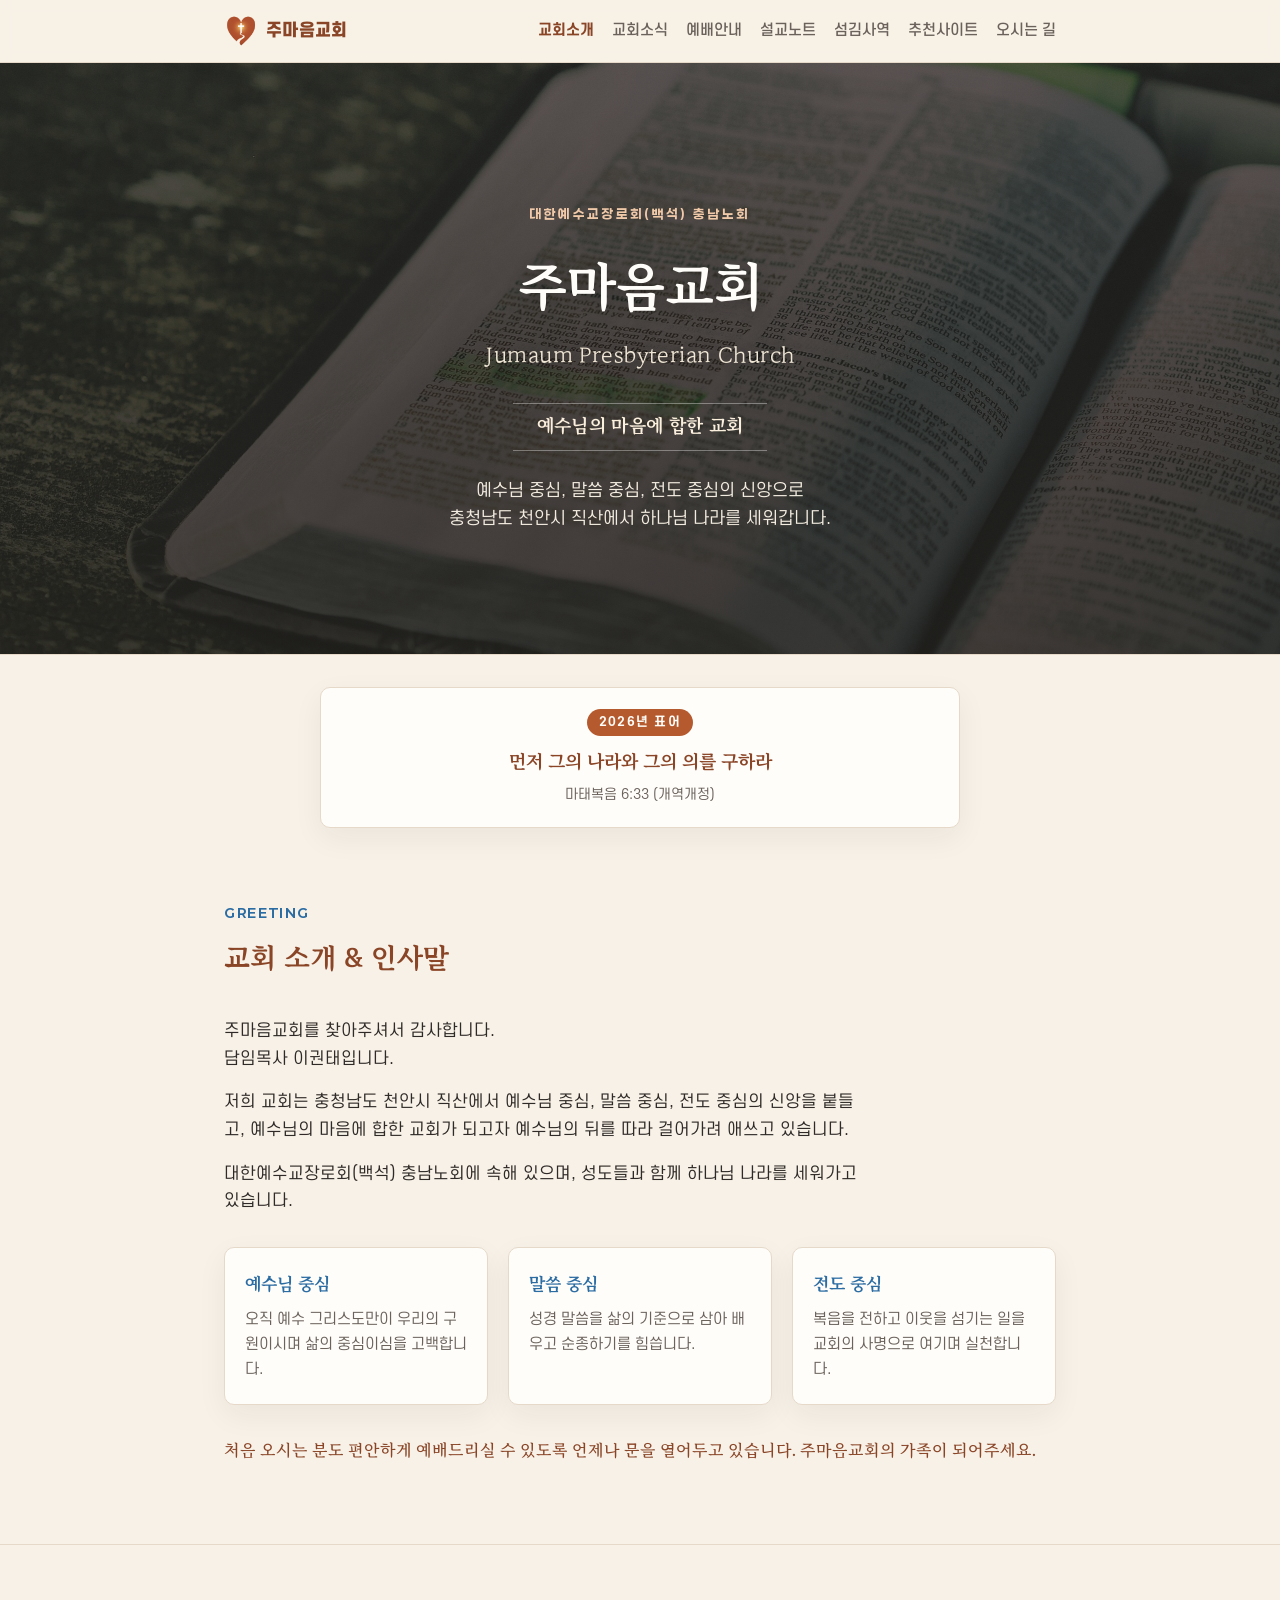
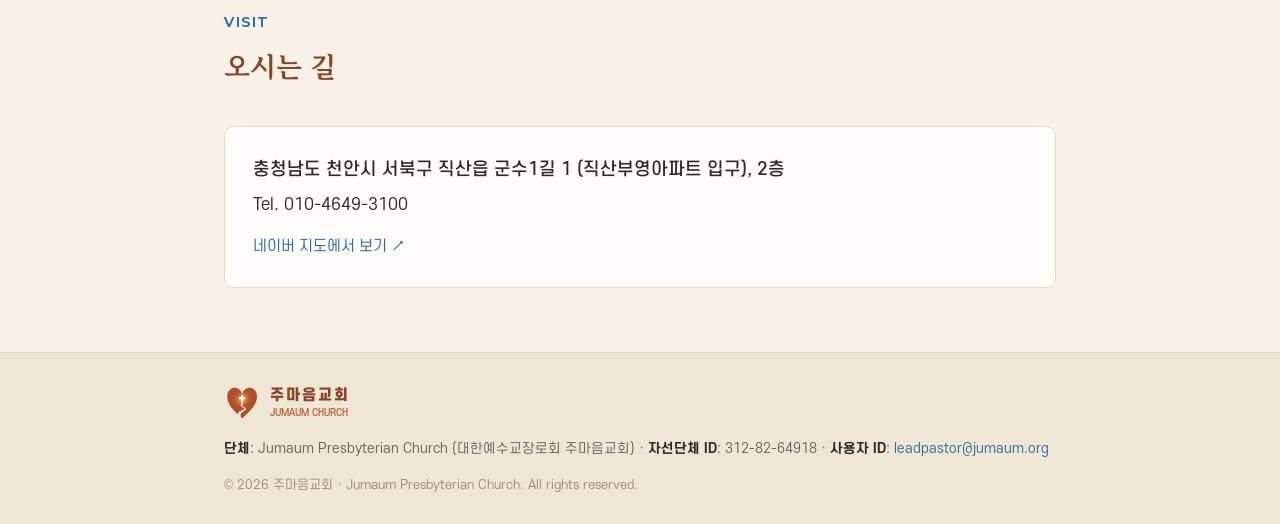
<file: index.html>
<!DOCTYPE html>
<html lang="ko">
<head>
<meta charset="UTF-8">
<meta name="viewport" content="width=device-width, initial-scale=1.0">
<title>주마음교회 | Jumaum Presbyterian Church</title>
<meta name="description" content="대한예수교장로회(백석) 주마음교회 - 충청남도 천안시 직산읍. 예수님 중심, 말씀 중심, 전도 중심의 신앙 공동체입니다.">
<meta name="naver-site-verification" content="9af7afd3f483f0e1303efd0e6bf29742e41f84ff" />
<link rel="stylesheet" href="styles.css?v=23">
<script type="application/ld+json">
{
  "@context": "https://schema.org",
  "@type": "Church",
  "name": "Jumaum Presbyterian Church",
  "alternateName": "대한예수교장로회 주마음교회",
  "url": "https://jumaum.org",
  "email": "leadpastor@jumaum.org",
  "telephone": "+82-10-4649-3100",
  "taxID": "312-82-64918",
  "address": {
    "@type": "PostalAddress",
    "streetAddress": "군수1길 1, 2층",
    "addressLocality": "천안시 서북구 직산읍",
    "addressRegion": "충청남도",
    "addressCountry": "KR"
  },
  "sameAs": [
    "https://jumaum.org"
  ]
}
</script>
<link rel="icon" type="image/png" sizes="32x32" href="images/favicon-32x32.png">
<link rel="icon" type="image/png" sizes="16x16" href="images/favicon-16x16.png">
<link rel="shortcut icon" href="favicon.ico">
<link rel="apple-touch-icon" sizes="180x180" href="images/apple-touch-icon.png">
<link rel="manifest" href="site.webmanifest">
<meta name="theme-color" content="#B55A2E">

</head>
<body>

<nav>
  <div class="wrap">
    <div class="brand"><a href="index.html" style="color:inherit;"><img src="images/logo-icon.png" alt="주마음교회 로고" class="brand-logo">주마음교회</a></div>
    <button class="nav-toggle" aria-label="메뉴 열기" aria-expanded="false">☰</button>
    <ul>
      <li><a href="index.html#intro" class="active">교회소개</a></li>
      <li><a href="notices.html">교회소식</a></li>
      <li><a href="worship.html">예배안내</a></li>
      <li><a href="sermons.html">설교노트</a></li>
      <li><a href="serve.html">섬김사역</a></li>
      <li><a href="links.html">추천사이트</a></li>
      <li><a href="index.html#location">오시는 길</a></li>
    </ul>
  </div>
</nav>

<header class="hero">
  <div class="hero-bg"></div>
  <div class="hero-overlay"></div>
  <div class="wrap hero-content">
    <div class="eyebrow">대한예수교장로회(백석) 충남노회</div>
    <h1>주마음교회<span>Jumaum Presbyterian Church</span></h1>
    <p class="hero-motto">예수님의 마음에 합한 교회</p>
    <p class="lead">예수님 중심, 말씀 중심, 전도 중심의 신앙으로<br>충청남도 천안시 직산에서 하나님 나라를 세워갑니다.</p>
  </div>
</header>

<div class="year-motto-wrap">
  <div class="wrap">
    <div class="year-motto">
      <span class="tag">2026년 표어</span>
      <p>먼저 그의 나라와 그의 의를 구하라</p>
      <small>마태복음 6:33 (개역개정)</small>
    </div>
  </div>
</div>

<section id="intro">
  <div class="wrap">
    <div class="section-head">
      <span class="num">GREETING</span>
      <h2>교회 소개 &amp; 인사말</h2>
    </div>
    <div class="intro">
      <p>주마음교회를 찾아주셔서 감사합니다.<br>담임목사 이권태입니다.</p>
      <p>저희 교회는 충청남도 천안시 직산에서 예수님 중심, 말씀 중심, 전도 중심의 신앙을 붙들고, 예수님의 마음에 합한 교회가 되고자 예수님의 뒤를 따라 걸어가려 애쓰고 있습니다.</p>
      <p>대한예수교장로회(백석) 충남노회에 속해 있으며, 성도들과 함께 하나님 나라를 세워가고 있습니다.</p>
    </div>
    <div class="pillars">
      <div class="pillar">
        <h3>예수님 중심</h3>
        <p>오직 예수 그리스도만이 우리의 구원이시며 삶의 중심이심을 고백합니다.</p>
      </div>
      <div class="pillar">
        <h3>말씀 중심</h3>
        <p>성경 말씀을 삶의 기준으로 삼아 배우고 순종하기를 힘씁니다.</p>
      </div>
      <div class="pillar">
        <h3>전도 중심</h3>
        <p>복음을 전하고 이웃을 섬기는 일을 교회의 사명으로 여기며 실천합니다.</p>
      </div>
    </div>
    <p class="closing">처음 오시는 분도 편안하게 예배드리실 수 있도록 언제나 문을 열어두고 있습니다. 주마음교회의 가족이 되어주세요.</p>
  </div>
</section>

<section id="location">
  <div class="wrap">
    <div class="section-head">
      <span class="num">VISIT</span>
      <h2>오시는 길</h2>
    </div>
    <div class="location-box">
      <div class="addr">충청남도 천안시 서북구 직산읍 군수1길 1 (직산부영아파트 입구), 2층</div>
      <div class="tel">Tel. 010-4649-3100</div>
      <div class="maplink"><a href="https://map.naver.com/p/search/충청남도%20천안시%20서북구%20직산읍%20군수1길%201" target="_blank" rel="noopener">네이버 지도에서 보기 ↗</a></div>
    </div>
  </div>
</section>

<footer>
  <div class="wrap">
    <div class="footer-brand">
      <img src="images/logo-icon.png" alt="주마음교회 로고" class="footer-logo-icon">
      <div class="footer-brand-text">
        <span class="footer-brand-kr">주마음교회</span>
        <span class="footer-brand-en">JUMAUM CHURCH</span>
      </div>
    </div>
    <div class="org-block">
      <b>단체</b>: Jumaum Presbyterian Church (대한예수교장로회 주마음교회) · <b>자선단체 ID</b>: 312-82-64918 · <b>사용자 ID</b>: <a href="mailto:leadpastor@jumaum.org">leadpastor@jumaum.org</a>
    </div>
    <div class="copyright">© 2026 주마음교회 · Jumaum Presbyterian Church. All rights reserved.</div>
  </div>
</footer>

<script src="script.js?v=24"></script>
</body>
</html>
</file>
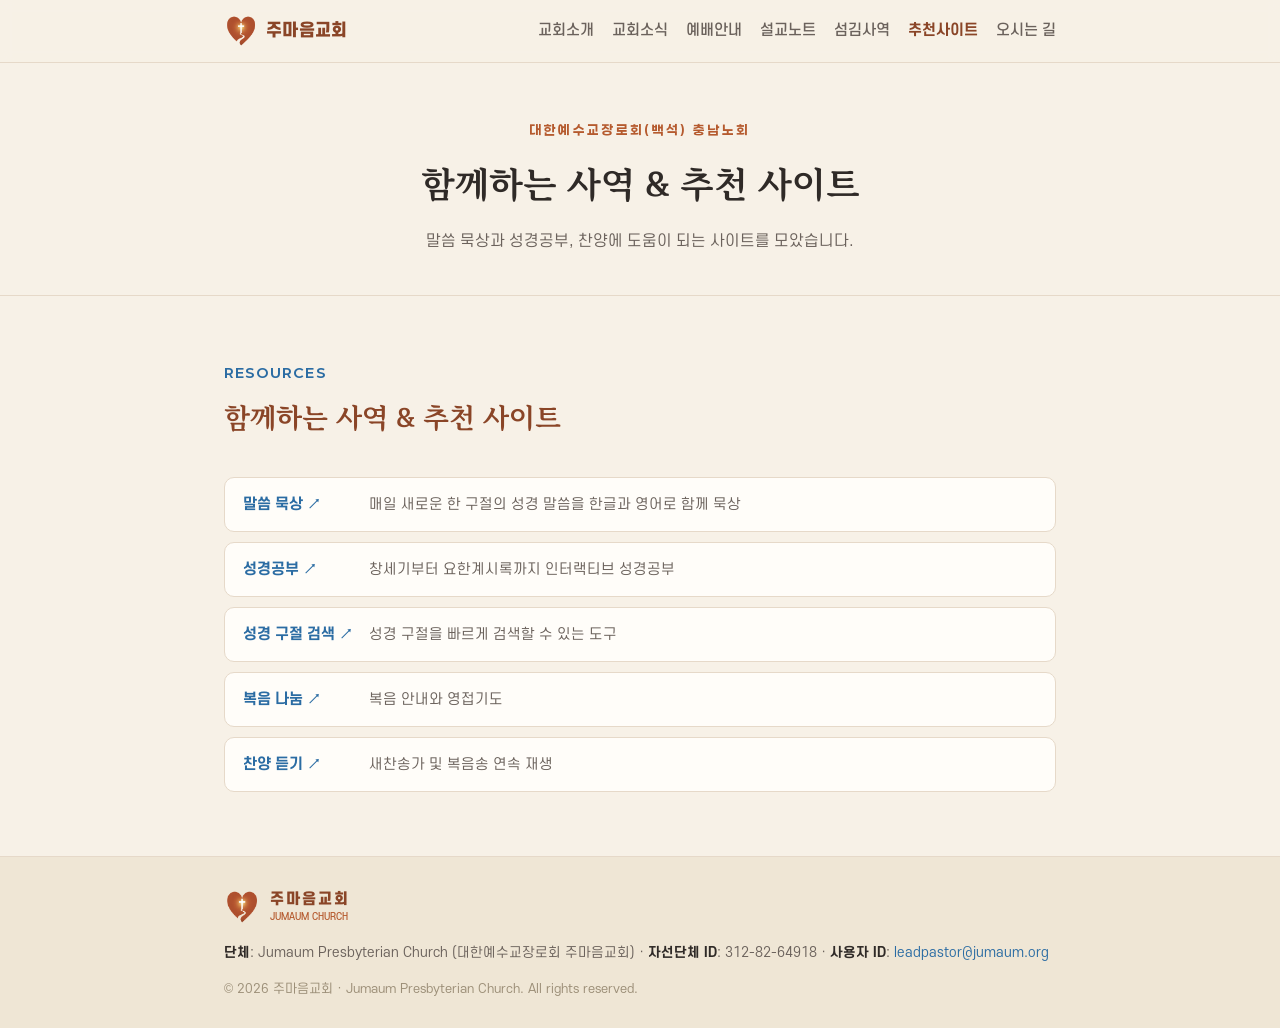
<file: links.html>
<!DOCTYPE html>
<html lang="ko">
<head>
<meta charset="UTF-8">
<meta name="viewport" content="width=device-width, initial-scale=1.0">
<title>추천 사이트 | 주마음교회</title>
<meta name="description" content="주마음교회가 추천하는 말씀 묵상, 성경공부, 찬양 관련 사이트 모음.">
<link rel="stylesheet" href="styles.css?v=23">
<link rel="icon" type="image/png" sizes="32x32" href="images/favicon-32x32.png">
<link rel="icon" type="image/png" sizes="16x16" href="images/favicon-16x16.png">
<link rel="shortcut icon" href="favicon.ico">
<link rel="apple-touch-icon" sizes="180x180" href="images/apple-touch-icon.png">
<link rel="manifest" href="site.webmanifest">
<meta name="theme-color" content="#B55A2E">

</head>
<body>

<nav>
  <div class="wrap">
    <div class="brand"><a href="index.html" style="color:inherit;"><img src="images/logo-icon.png" alt="주마음교회 로고" class="brand-logo">주마음교회</a></div>
    <button class="nav-toggle" aria-label="메뉴 열기" aria-expanded="false">☰</button>
    <ul>
      <li><a href="index.html#intro">교회소개</a></li>
      <li><a href="notices.html">교회소식</a></li>
      <li><a href="worship.html">예배안내</a></li>
      <li><a href="sermons.html">설교노트</a></li>
      <li><a href="serve.html">섬김사역</a></li>
      <li><a href="links.html" class="active">추천사이트</a></li>
      <li><a href="index.html#location">오시는 길</a></li>
    </ul>
  </div>
</nav>

<header class="page-banner">
  <div class="wrap">
    <div class="eyebrow">대한예수교장로회(백석) 충남노회</div>
    <h1>함께하는 사역 &amp; 추천 사이트</h1>
    <p class="sub">말씀 묵상과 성경공부, 찬양에 도움이 되는 사이트를 모았습니다.</p>
  </div>
</header>

<section id="links">
  <div class="wrap">
    <div class="section-head">
      <span class="num">RESOURCES</span>
      <h2>함께하는 사역 &amp; 추천 사이트</h2>
    </div>
    <div class="link-list">
      <div class="link-row">
        <a class="cat" href="https://bible.mean.kr" target="_blank" rel="noopener">말씀 묵상</a>
        <span class="desc">매일 새로운 한 구절의 성경 말씀을 한글과 영어로 함께 묵상</span>
      </div>
      <div class="link-row">
        <a class="cat" href="https://studybible.kr" target="_blank" rel="noopener">성경공부</a>
        <span class="desc">창세기부터 요한계시록까지 인터랙티브 성경공부</span>
      </div>
      <div class="link-row">
        <a class="cat" href="https://bib.kr" target="_blank" rel="noopener">성경 구절 검색</a>
        <span class="desc">성경 구절을 빠르게 검색할 수 있는 도구</span>
      </div>
      <div class="link-row">
        <a class="cat" href="https://jesus.co.kr" target="_blank" rel="noopener">복음 나눔</a>
        <span class="desc">복음 안내와 영접기도</span>
      </div>
      <div class="link-row">
        <a class="cat" href="https://xn--ie5b30b.com" target="_blank" rel="noopener">찬양 듣기</a>
        <span class="desc">새찬송가 및 복음송 연속 재생</span>
      </div>
    </div>
  </div>
</section>

<footer>
  <div class="wrap">
    <div class="footer-brand">
      <img src="images/logo-icon.png" alt="주마음교회 로고" class="footer-logo-icon">
      <div class="footer-brand-text">
        <span class="footer-brand-kr">주마음교회</span>
        <span class="footer-brand-en">JUMAUM CHURCH</span>
      </div>
    </div>
    <div class="org-block">
      <b>단체</b>: Jumaum Presbyterian Church (대한예수교장로회 주마음교회) · <b>자선단체 ID</b>: 312-82-64918 · <b>사용자 ID</b>: <a href="mailto:leadpastor@jumaum.org">leadpastor@jumaum.org</a>
    </div>
    <div class="copyright">© 2026 주마음교회 · Jumaum Presbyterian Church. All rights reserved.</div>
  </div>
</footer>

<script src="script.js?v=24"></script>
</body>
</html>
</file>
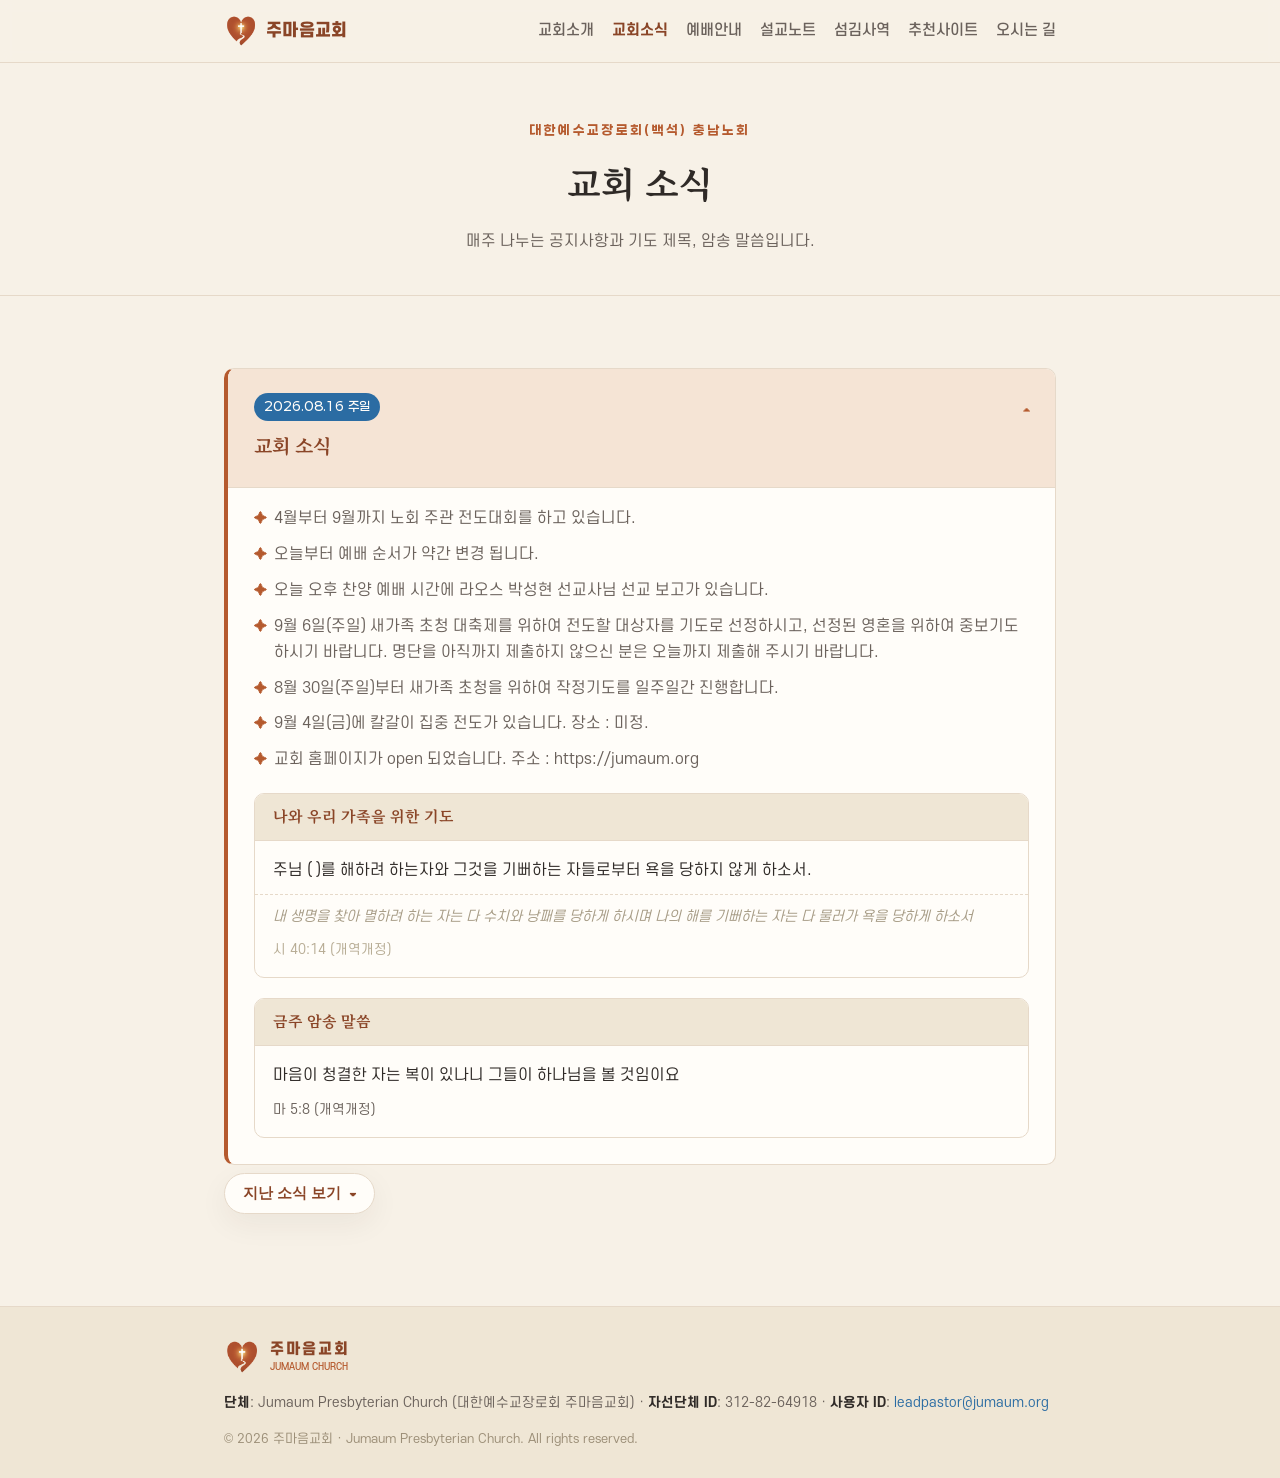
<file: notices.html>
<!DOCTYPE html>
<html lang="ko">
<head>
<meta charset="UTF-8">
<meta name="viewport" content="width=device-width, initial-scale=1.0">
<title>교회 소식 | 주마음교회</title>
<meta name="description" content="주마음교회 교회 소식 - 매주 나누는 공지사항과 기도 제목, 암송 말씀.">
<link rel="stylesheet" href="styles.css?v=23">
<link rel="icon" type="image/png" sizes="32x32" href="images/favicon-32x32.png">
<link rel="icon" type="image/png" sizes="16x16" href="images/favicon-16x16.png">
<link rel="shortcut icon" href="favicon.ico">
<link rel="apple-touch-icon" sizes="180x180" href="images/apple-touch-icon.png">
<link rel="manifest" href="site.webmanifest">
<meta name="theme-color" content="#B55A2E">

</head>
<body>

<nav>
  <div class="wrap">
    <div class="brand"><a href="index.html" style="color:inherit;"><img src="images/logo-icon.png" alt="주마음교회 로고" class="brand-logo">주마음교회</a></div>
    <button class="nav-toggle" aria-label="메뉴 열기" aria-expanded="false">☰</button>
    <ul>
      <li><a href="index.html#intro">교회소개</a></li>
      <li><a href="notices.html" class="active">교회소식</a></li>
      <li><a href="worship.html">예배안내</a></li>
      <li><a href="sermons.html">설교노트</a></li>
      <li><a href="serve.html">섬김사역</a></li>
      <li><a href="links.html">추천사이트</a></li>
      <li><a href="index.html#location">오시는 길</a></li>
    </ul>
  </div>
</nav>

<header class="page-banner">
  <div class="wrap">
    <div class="eyebrow">대한예수교장로회(백석) 충남노회</div>
    <h1>교회 소식</h1>
    <p class="sub">매주 나누는 공지사항과 기도 제목, 암송 말씀입니다.</p>
  </div>
</header>

<section id="notices">
  <div class="wrap">
    <div class="notice-list">
      <details class="notice-card" data-date="2026-08-16" open>
        <summary>
          <span class="date">2026.08.16 주일</span>
          <h3>교회 소식</h3>
        </summary>
        <div class="notice-body">
          <ul class="notice-items">
            <li>4월부터 9월까지 노회 주관 전도대회를 하고 있습니다.</li>
            <li>오늘부터 예배 순서가 약간 변경 됩니다.</li>
            <li>오늘 오후 찬양 예배 시간에 라오스 박성현 선교사님 선교 보고가 있습니다.</li>
            <li>9월 6일(주일) 새가족 초청 대축제를 위하여 전도할 대상자를 기도로 선정하시고, 선정된 영혼을 위하여 중보기도하시기 바랍니다. 명단을 아직까지 제출하지 않으신 분은 오늘까지 제출해 주시기 바랍니다.</li>
            <li>8월 30일(주일)부터 새가족 초청을 위하여 작정기도를 일주일간 진행합니다.</li>
            <li>9월 4일(금)에 칼갈이 집중 전도가 있습니다. 장소 : 미정.</li>
            <li>교회 홈페이지가 open 되었습니다. 주소 : https://jumaum.org</li>
          </ul>

          <div class="notice-box">
            <h4>나와 우리 가족을 위한 기도</h4>
            <p class="verse-paraphrase">주님 ( )를 해하려 하는자와 그것을 기뻐하는 자들로부터 욕을 당하지 않게 하소서.</p>
            <p class="verse-original">내 생명을 찾아 멸하려 하는 자는 다 수치와 낭패를 당하게 하시며 나의 해를 기뻐하는 자는 다 물러가 욕을 당하게 하소서<small>시 40:14 (개역개정)</small></p>
          </div>

          <div class="notice-box">
            <h4>금주 암송 말씀</h4>
            <p>마음이 청결한 자는 복이 있나니 그들이 하나님을 볼 것임이요<small>마 5:8 (개역개정)</small></p>
          </div>
        </div>
      </details>

      <details class="notice-card" data-date="2026-08-09">
        <summary>
          <span class="date">2026.08.09 주일</span>
          <h3>교회 소식</h3>
        </summary>
        <div class="notice-body">
          <ul class="notice-items">
            <li>4월부터 9월까지 노회 주관 전도대회를 하고 있습니다.</li>
            <li>다음 주일 오후 찬양 예배 시간에 라오스 박성현 선교사님 선교 보고가 있습니다.</li>
            <li>9월 6일(주일) 새가족 초청 대축제를 위하여 전도할 대상자를 기도로 선정하시고, 선정된 영혼을 위하여 중보기도하시기 바랍니다. 명단은 오늘까지 제출해 주시기 바랍니다.</li>
            <li>8월 30일(주일)부터 새가족 초청을 위하여 작정기도를 일주일간 진행합니다.</li>
            <li>9월 4일(금)에 칼갈이 집중 전도가 있습니다. 장소 : 미정.</li>
          </ul>

          <div class="notice-box">
            <h4>나와 우리 가족을 위한 기도</h4>
            <p class="verse-paraphrase">주님 ( )를 해하려 하는자와 그것을 기뻐하는 자들로부터 욕을 당하지 않게 하소서.</p>
            <p class="verse-original">내 생명을 찾아 멸하려 하는 자는 다 수치와 낭패를 당하게 하시며 나의 해를 기뻐하는 자는 다 물러가 욕을 당하게 하소서<small>시 40:14 (개역개정)</small></p>
          </div>

          <div class="notice-box">
            <h4>금주 암송 말씀</h4>
            <p>긍휼히 여기는 자는 복이 있나니 그들이 긍휼히 여김을 받을 것임이요<small>마 5:7 (개역개정)</small></p>
          </div>
        </div>
      </details>
    </div>
  </div>
</section>

<footer>
  <div class="wrap">
    <div class="footer-brand">
      <img src="images/logo-icon.png" alt="주마음교회 로고" class="footer-logo-icon">
      <div class="footer-brand-text">
        <span class="footer-brand-kr">주마음교회</span>
        <span class="footer-brand-en">JUMAUM CHURCH</span>
      </div>
    </div>
    <div class="org-block">
      <b>단체</b>: Jumaum Presbyterian Church (대한예수교장로회 주마음교회) · <b>자선단체 ID</b>: 312-82-64918 · <b>사용자 ID</b>: <a href="mailto:leadpastor@jumaum.org">leadpastor@jumaum.org</a>
    </div>
    <div class="copyright">© 2026 주마음교회 · Jumaum Presbyterian Church. All rights reserved.</div>
  </div>
</footer>

<script src="script.js?v=24"></script>
</body>
</html>
</file>
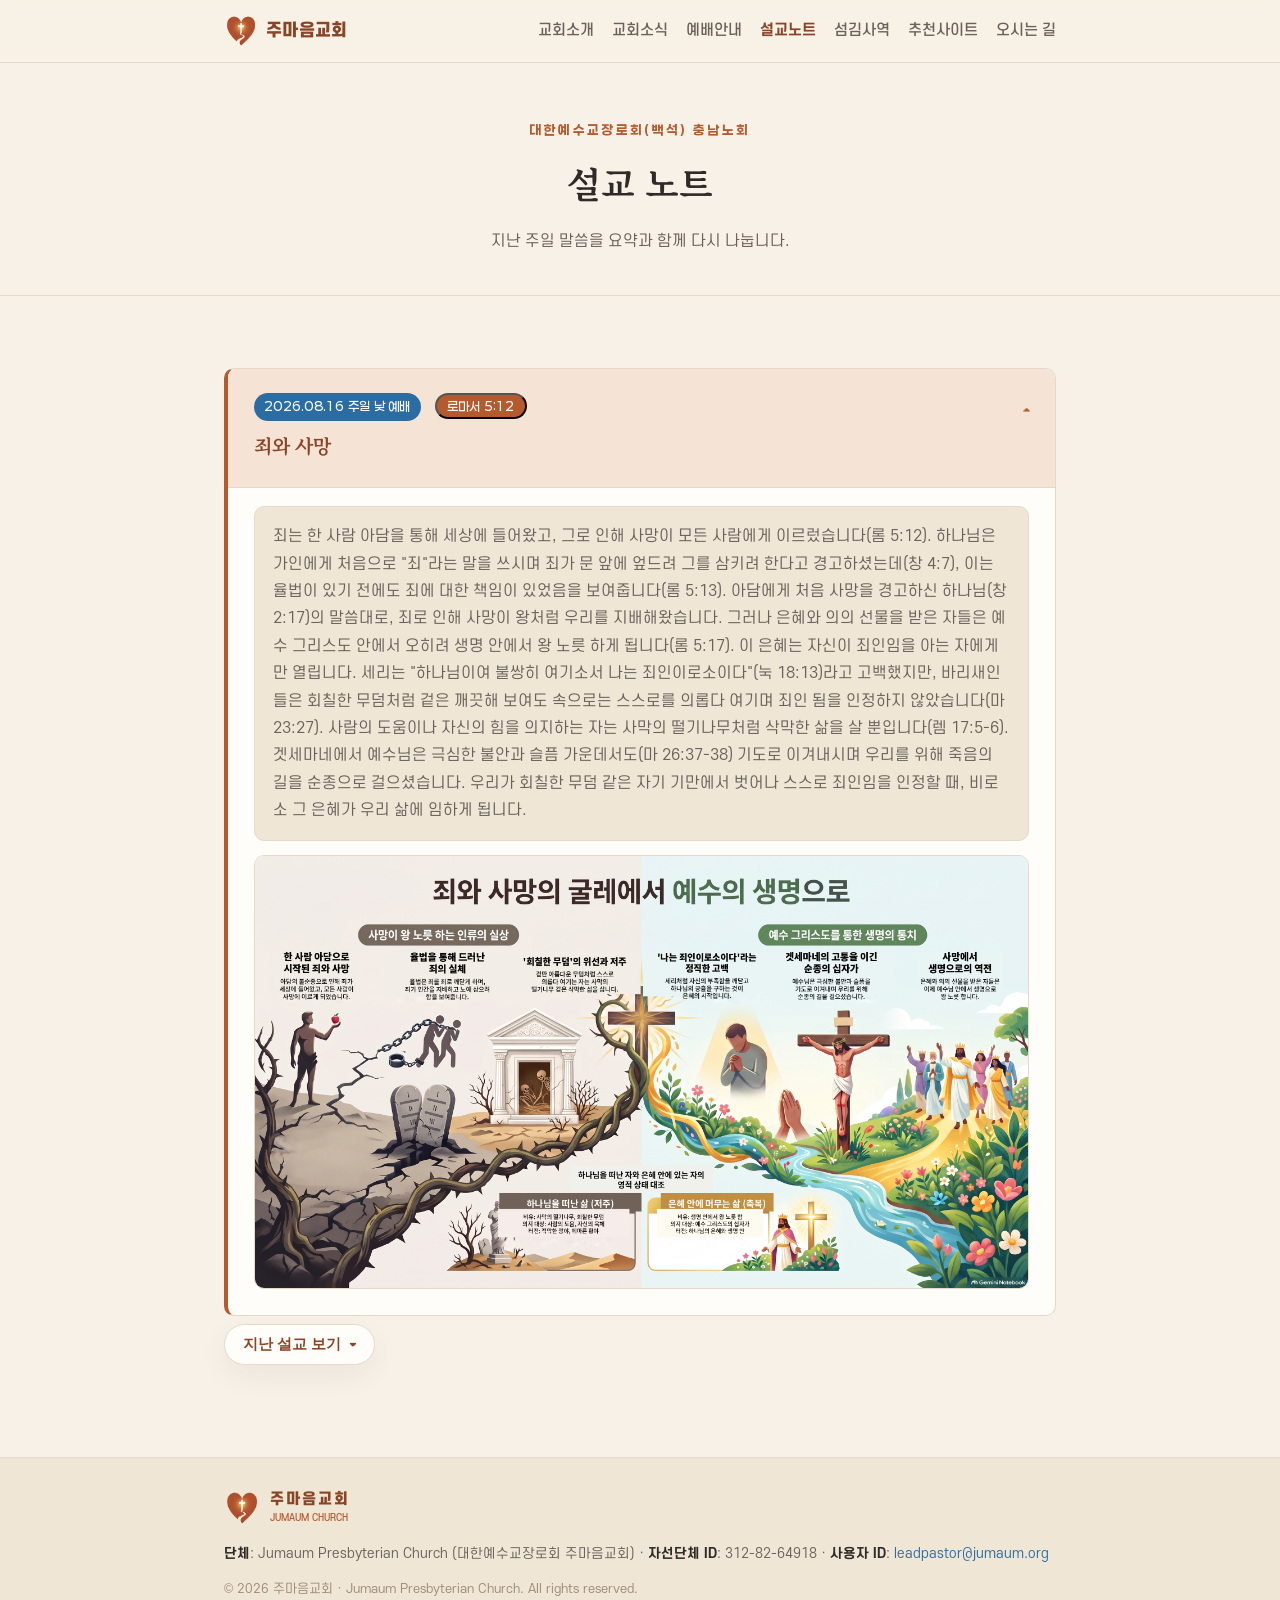
<file: sermons.html>
<!DOCTYPE html>
<html lang="ko">
<head>
<meta charset="UTF-8">
<meta name="viewport" content="width=device-width, initial-scale=1.0">
<title>설교 노트 | 주마음교회</title>
<meta name="description" content="주마음교회 주일 설교 노트 - 지난 주일 말씀 요약과 인포그래픽.">
<link rel="stylesheet" href="styles.css?v=23">
<link rel="icon" type="image/png" sizes="32x32" href="images/favicon-32x32.png">
<link rel="icon" type="image/png" sizes="16x16" href="images/favicon-16x16.png">
<link rel="shortcut icon" href="favicon.ico">
<link rel="apple-touch-icon" sizes="180x180" href="images/apple-touch-icon.png">
<link rel="manifest" href="site.webmanifest">
<meta name="theme-color" content="#B55A2E">

</head>
<body>

<nav>
  <div class="wrap">
    <div class="brand"><a href="index.html" style="color:inherit;"><img src="images/logo-icon.png" alt="주마음교회 로고" class="brand-logo">주마음교회</a></div>
    <button class="nav-toggle" aria-label="메뉴 열기" aria-expanded="false">☰</button>
    <ul>
      <li><a href="index.html#intro">교회소개</a></li>
      <li><a href="notices.html">교회소식</a></li>
      <li><a href="worship.html">예배안내</a></li>
      <li><a href="sermons.html" class="active">설교노트</a></li>
      <li><a href="serve.html">섬김사역</a></li>
      <li><a href="links.html">추천사이트</a></li>
      <li><a href="index.html#location">오시는 길</a></li>
    </ul>
  </div>
</nav>

<header class="page-banner">
  <div class="wrap">
    <div class="eyebrow">대한예수교장로회(백석) 충남노회</div>
    <h1>설교 노트</h1>
    <p class="sub">지난 주일 말씀을 요약과 함께 다시 나눕니다.</p>
  </div>
</header>

<section id="sermons">
  <div class="wrap">
    <div class="sermon-list">
      <details class="sermon-card" data-date="2026-08-16" open>
        <summary>
          <div class="meta">
            <span class="date">2026.08.16 주일 낮 예배</span>
            <button type="button" class="verse-ref" data-verse-target="verse-modal-2">로마서 5:12</button>
          </div>
          <h3>죄와 사망</h3>
        </summary>
        <div class="sermon-body">
          <p class="summary">
            죄는 한 사람 아담을 통해 세상에 들어왔고, 그로 인해 사망이 모든 사람에게 이르렀습니다(롬 5:12).
            하나님은 가인에게 처음으로 "죄"라는 말을 쓰시며 죄가 문 앞에 엎드려 그를 삼키려 한다고
            경고하셨는데(창 4:7), 이는 율법이 있기 전에도 죄에 대한 책임이 있었음을 보여줍니다(롬 5:13).
            아담에게 처음 사망을 경고하신 하나님(창 2:17)의 말씀대로, 죄로 인해 사망이 왕처럼 우리를
            지배해왔습니다. 그러나 은혜와 의의 선물을 받은 자들은 예수 그리스도 안에서 오히려 생명
            안에서 왕 노릇 하게 됩니다(롬 5:17). 이 은혜는 자신이 죄인임을 아는 자에게만 열립니다.
            세리는 "하나님이여 불쌍히 여기소서 나는 죄인이로소이다"(눅 18:13)라고 고백했지만, 바리새인들은
            회칠한 무덤처럼 겉은 깨끗해 보여도 속으로는 스스로를 의롭다 여기며 죄인 됨을 인정하지
            않았습니다(마 23:27). 사람의 도움이나 자신의 힘을 의지하는 자는 사막의 떨기나무처럼 삭막한
            삶을 살 뿐입니다(렘 17:5-6). 겟세마네에서 예수님은 극심한 불안과 슬픔 가운데서도(마 26:37-38)
            기도로 이겨내시며 우리를 위해 죽음의 길을 순종으로 걸으셨습니다. 우리가 회칠한 무덤 같은
            자기 기만에서 벗어나 스스로 죄인임을 인정할 때, 비로소 그 은혜가 우리 삶에 임하게 됩니다.
          </p>
          <img class="sermon-infographic" src="images/sermon0816infographic.jpg" alt="죄와 사망의 굴레에서 예수의 생명으로: 사망이 왕 노릇 하는 인류의 실상과 예수 그리스도를 통한 생명의 통치를 대조한 인포그래픽" loading="lazy">
        </div>
      </details>

      <dialog class="verse-modal" id="verse-modal-2">
        <div class="verse-modal-head">
          <span>로마서 5:12 <small>(개역개정)</small></span>
          <button type="button" class="verse-modal-close" aria-label="닫기">✕</button>
        </div>
        <div class="verse-modal-body verse-modal-body-last">
          <p><b>12</b> 그러므로 한 사람으로 말미암아 죄가 세상에 들어오고 죄로 말미암아 사망이 들어왔나니 이와 같이 모든 사람이 죄를 지었으므로 사망이 모든 사람에게 이르렀느니라</p>
        </div>
      </dialog>

      <details class="sermon-card" data-date="2026-08-09">
        <summary>
          <div class="meta">
            <span class="date">2026.08.09 주일 낮 예배</span>
            <button type="button" class="verse-ref" data-verse-target="verse-modal-1">이사야 22:22~24</button>
          </div>
          <h3>못 — 단단한 곳에 박힌 축복</h3>
        </summary>
        <div class="sermon-body">
          <p class="summary">
            이사야 22장은 앗수르 왕 산헤립의 침공 앞에서, 자신의 지위를 이용해 사욕을 채우다
            하나님께 저주의 심판을 받고 쫓겨난 왕궁 맡은 자 셉나와, 그 자리를 대신 받은
            엘리아김을 대조해서 보여줍니다. 하나님은 성경에서 아무에게나 "내 종"이라 부르지
            않으십니다. 자기 집을 떠나 믿음의 조상이 된 아브라함, 광야 40년을 인내로 이끈
            모세, 홀로 믿음을 지킨 갈렙, 고난 중에도 하나님을 의지한 다윗, 사탄 앞에서도
            하나님이 자랑하신 욥, 수치를 감수하고 순종한 이사야, 성전 재건에 헌신해 인장으로
            삼으신 스룹바벨, 심판의 도구로 쓰신 이방 왕 느부갓네살까지 — 성경 전체에서 단
            아홉 명뿐인 이 호칭에, 유명하지도 않고 몇 구절밖에 소개되지 않는 엘리아김도
            당당히 포함됩니다. 하나님은 그의 신실함을 아시고 "단단한 곳에 박힌 못"처럼 견고히
            세우시며 그 가문 전체에 영광이 걸리는 축복을 주셨습니다. 이 못은 다윗의 집의
            열쇠, 곧 장차 오실 예수 그리스도를 예표하는 무형의 축복과 함께 주어진 유형의
            축복이었습니다. 다만 본문은 동시에 그 못이 삭아 부러지고 거기 걸린 가문의 영광이
            함께 무너질 수도 있다는 경고도 담고 있어, 요한계시록이 에베소 교회에 촛대를
            옮기겠다고 경고하신 것과 같은 맥락으로, "내 종"이라 불렸던 사람도 완전하지 않으며
            끝까지 하나님을 붙잡아야 함을 일깨웁니다. 우리는 비록 유명한 사람이 아니지만,
            엘리아김처럼 신실하게 하나님을 섬기며 그분의 인정을 받는 것, 그것이 우리의 목표가
            되어야 한다는 말씀으로 마칩니다.
          </p>
          <img class="sermon-infographic" src="images/sermon0809infographic.jpg" alt="못 — 단단한 곳에 박힌 못: 하나님이 귀히 쓰시는 '내 종'의 삶 인포그래픽" loading="lazy">
        </div>
      </details>

      <dialog class="verse-modal" id="verse-modal-1">
        <div class="verse-modal-head">
          <span>이사야 22:22~24 <small>(개역개정)</small></span>
          <button type="button" class="verse-modal-close" aria-label="닫기">✕</button>
        </div>
        <div class="verse-modal-body verse-modal-body-last">
          <p><b>22</b> 내가 또 다윗의 집의 열쇠를 그의 어깨에 두리니 그가 열면 닫을 자가 없겠고 닫으면 열 자가 없으리라</p>
          <p><b>23</b> 못이 단단한 곳에 박힘 같이 그를 견고하게 하리니 그가 그의 아버지 집에 영광의 보좌가 될 것이요</p>
          <p><b>24</b> 그의 아버지 집의 모든 영광이 그 위에 걸리리니 그 후손과 족속 되는 각 작은 그릇 곧 종지로부터 모든 항아리까지니라</p>
        </div>
      </dialog>
    </div>
  </div>
</section>

<footer>
  <div class="wrap">
    <div class="footer-brand">
      <img src="images/logo-icon.png" alt="주마음교회 로고" class="footer-logo-icon">
      <div class="footer-brand-text">
        <span class="footer-brand-kr">주마음교회</span>
        <span class="footer-brand-en">JUMAUM CHURCH</span>
      </div>
    </div>
    <div class="org-block">
      <b>단체</b>: Jumaum Presbyterian Church (대한예수교장로회 주마음교회) · <b>자선단체 ID</b>: 312-82-64918 · <b>사용자 ID</b>: <a href="mailto:leadpastor@jumaum.org">leadpastor@jumaum.org</a>
    </div>
    <div class="copyright">© 2026 주마음교회 · Jumaum Presbyterian Church. All rights reserved.</div>
  </div>
</footer>

<script src="script.js?v=24"></script>
<script>
  document.querySelectorAll('[data-verse-target]').forEach(function(btn){
    btn.addEventListener('click', function(){
      var dlg = document.getElementById(btn.dataset.verseTarget);
      if (dlg) dlg.showModal();
    });
  });
  document.querySelectorAll('.verse-modal-close').forEach(function(btn){
    btn.addEventListener('click', function(){
      btn.closest('dialog').close();
    });
  });
  document.querySelectorAll('dialog.verse-modal').forEach(function(dlg){
    dlg.addEventListener('click', function(e){
      var r = dlg.getBoundingClientRect();
      var inside = r.top <= e.clientY && e.clientY <= r.top + r.height && r.left <= e.clientX && e.clientX <= r.left + r.width;
      if (!inside) dlg.close();
    });
  });
</script>
</body>
</html>
</file>
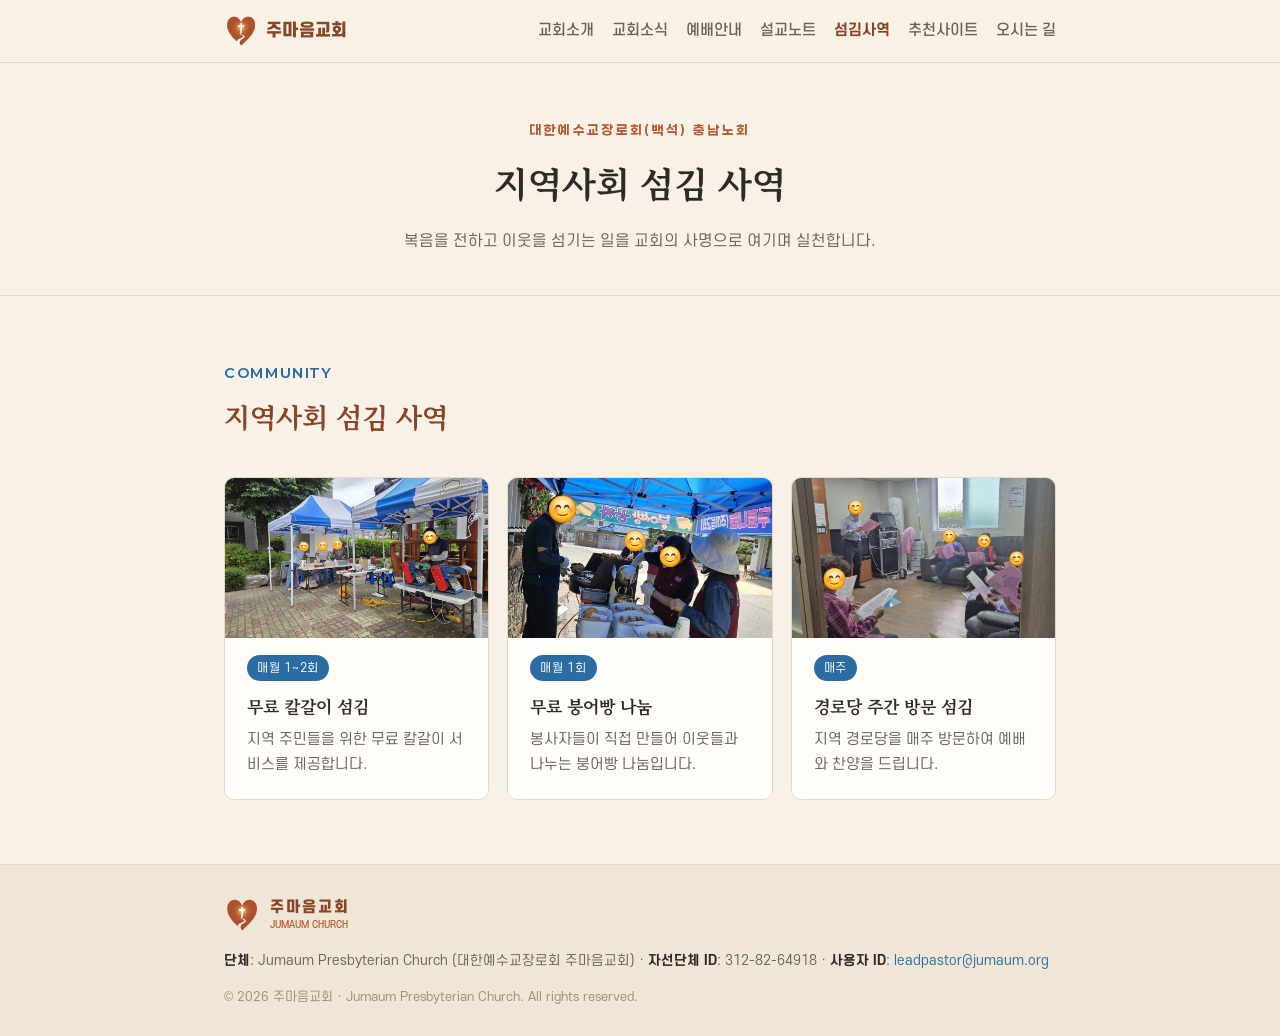
<file: serve.html>
<!DOCTYPE html>
<html lang="ko">
<head>
<meta charset="UTF-8">
<meta name="viewport" content="width=device-width, initial-scale=1.0">
<title>섬김 사역 | 주마음교회</title>
<meta name="description" content="주마음교회의 지역사회 섬김 사역 - 무료 칼갈이, 붕어빵 나눔, 경로당 방문 섬김.">
<link rel="stylesheet" href="styles.css?v=23">
<link rel="icon" type="image/png" sizes="32x32" href="images/favicon-32x32.png">
<link rel="icon" type="image/png" sizes="16x16" href="images/favicon-16x16.png">
<link rel="shortcut icon" href="favicon.ico">
<link rel="apple-touch-icon" sizes="180x180" href="images/apple-touch-icon.png">
<link rel="manifest" href="site.webmanifest">
<meta name="theme-color" content="#B55A2E">

</head>
<body>

<nav>
  <div class="wrap">
    <div class="brand"><a href="index.html" style="color:inherit;"><img src="images/logo-icon.png" alt="주마음교회 로고" class="brand-logo">주마음교회</a></div>
    <button class="nav-toggle" aria-label="메뉴 열기" aria-expanded="false">☰</button>
    <ul>
      <li><a href="index.html#intro">교회소개</a></li>
      <li><a href="notices.html">교회소식</a></li>
      <li><a href="worship.html">예배안내</a></li>
      <li><a href="sermons.html">설교노트</a></li>
      <li><a href="serve.html" class="active">섬김사역</a></li>
      <li><a href="links.html">추천사이트</a></li>
      <li><a href="index.html#location">오시는 길</a></li>
    </ul>
  </div>
</nav>

<header class="page-banner">
  <div class="wrap">
    <div class="eyebrow">대한예수교장로회(백석) 충남노회</div>
    <h1>지역사회 섬김 사역</h1>
    <p class="sub">복음을 전하고 이웃을 섬기는 일을 교회의 사명으로 여기며 실천합니다.</p>
  </div>
</header>

<section id="serve">
  <div class="wrap">
    <div class="section-head">
      <span class="num">COMMUNITY</span>
      <h2>지역사회 섬김 사역</h2>
    </div>
    <div class="serve-grid">
      <div class="serve-card">
        <img src="images/knife-sharpening.jpg" alt="무료 칼갈이 섬김 현장" loading="lazy">
        <span class="tag">매월 1~2회</span>
        <h3>무료 칼갈이 섬김</h3>
        <p>지역 주민들을 위한 무료 칼갈이 서비스를 제공합니다.</p>
      </div>
      <div class="serve-card">
        <img src="images/bungeoppang.jpg" alt="무료 붕어빵 나눔 현장" loading="lazy">
        <span class="tag">매월 1회</span>
        <h3>무료 붕어빵 나눔</h3>
        <p>봉사자들이 직접 만들어 이웃들과 나누는 붕어빵 나눔입니다.</p>
      </div>
      <div class="serve-card">
        <img src="images/senior-center.jpg" alt="경로당 주간 방문 섬김 현장" loading="lazy">
        <span class="tag">매주</span>
        <h3>경로당 주간 방문 섬김</h3>
        <p>지역 경로당을 매주 방문하여 예배와 찬양을 드립니다.</p>
      </div>
    </div>
  </div>
</section>

<footer>
  <div class="wrap">
    <div class="footer-brand">
      <img src="images/logo-icon.png" alt="주마음교회 로고" class="footer-logo-icon">
      <div class="footer-brand-text">
        <span class="footer-brand-kr">주마음교회</span>
        <span class="footer-brand-en">JUMAUM CHURCH</span>
      </div>
    </div>
    <div class="org-block">
      <b>단체</b>: Jumaum Presbyterian Church (대한예수교장로회 주마음교회) · <b>자선단체 ID</b>: 312-82-64918 · <b>사용자 ID</b>: <a href="mailto:leadpastor@jumaum.org">leadpastor@jumaum.org</a>
    </div>
    <div class="copyright">© 2026 주마음교회 · Jumaum Presbyterian Church. All rights reserved.</div>
  </div>
</footer>

<script src="script.js?v=24"></script>
</body>
</html>
</file>
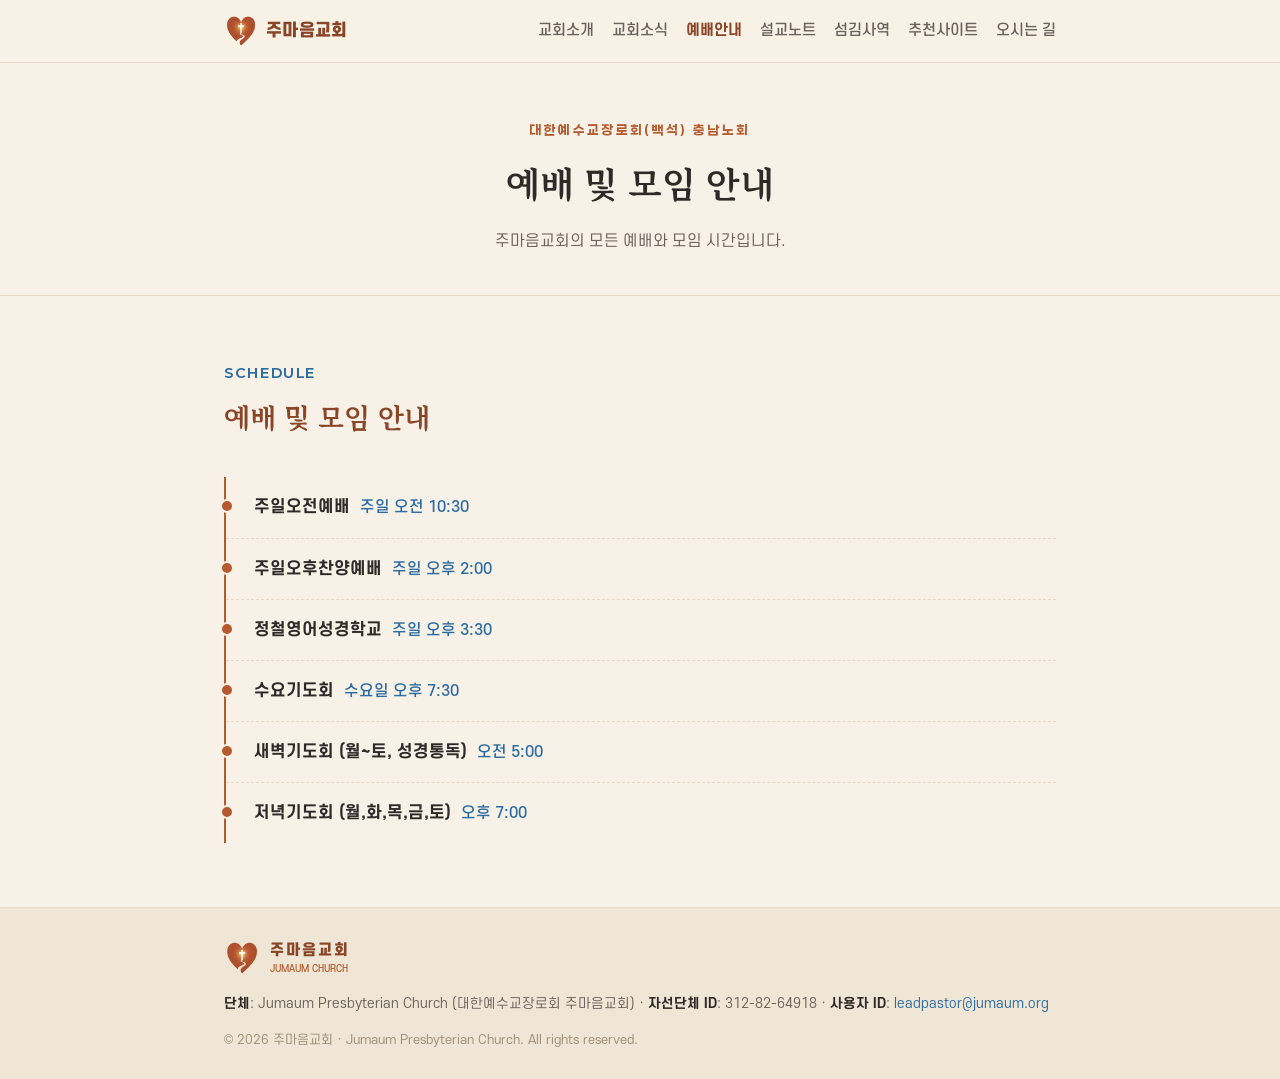
<file: worship.html>
<!DOCTYPE html>
<html lang="ko">
<head>
<meta charset="UTF-8">
<meta name="viewport" content="width=device-width, initial-scale=1.0">
<title>예배 및 모임 안내 | 주마음교회</title>
<meta name="description" content="주마음교회 예배 및 모임 안내 - 주일예배, 수요기도회, 새벽기도회 등 모임 시간을 확인하세요.">
<link rel="stylesheet" href="styles.css?v=23">
<link rel="icon" type="image/png" sizes="32x32" href="images/favicon-32x32.png">
<link rel="icon" type="image/png" sizes="16x16" href="images/favicon-16x16.png">
<link rel="shortcut icon" href="favicon.ico">
<link rel="apple-touch-icon" sizes="180x180" href="images/apple-touch-icon.png">
<link rel="manifest" href="site.webmanifest">
<meta name="theme-color" content="#B55A2E">

</head>
<body>

<nav>
  <div class="wrap">
    <div class="brand"><a href="index.html" style="color:inherit;"><img src="images/logo-icon.png" alt="주마음교회 로고" class="brand-logo">주마음교회</a></div>
    <button class="nav-toggle" aria-label="메뉴 열기" aria-expanded="false">☰</button>
    <ul>
      <li><a href="index.html#intro">교회소개</a></li>
      <li><a href="notices.html">교회소식</a></li>
      <li><a href="worship.html" class="active">예배안내</a></li>
      <li><a href="sermons.html">설교노트</a></li>
      <li><a href="serve.html">섬김사역</a></li>
      <li><a href="links.html">추천사이트</a></li>
      <li><a href="index.html#location">오시는 길</a></li>
    </ul>
  </div>
</nav>

<header class="page-banner">
  <div class="wrap">
    <div class="eyebrow">대한예수교장로회(백석) 충남노회</div>
    <h1>예배 및 모임 안내</h1>
    <p class="sub">주마음교회의 모든 예배와 모임 시간입니다.</p>
  </div>
</header>

<section id="worship">
  <div class="wrap">
    <div class="section-head">
      <span class="num">SCHEDULE</span>
      <h2>예배 및 모임 안내</h2>
    </div>
    <div class="timeline">
      <div class="t-item"><span class="t-name">주일오전예배</span><span class="t-time">주일 오전 10:30</span></div>
      <div class="t-item"><span class="t-name">주일오후찬양예배</span><span class="t-time">주일 오후 2:00</span></div>
      <div class="t-item"><span class="t-name">정철영어성경학교</span><span class="t-time">주일 오후 3:30</span></div>
      <div class="t-item"><span class="t-name">수요기도회</span><span class="t-time">수요일 오후 7:30</span></div>
      <div class="t-item"><span class="t-name">새벽기도회 (월~토, 성경통독)</span><span class="t-time">오전 5:00</span></div>
      <div class="t-item"><span class="t-name">저녁기도회 (월,화,목,금,토)</span><span class="t-time">오후 7:00</span></div>
    </div>
  </div>
</section>

<footer>
  <div class="wrap">
    <div class="footer-brand">
      <img src="images/logo-icon.png" alt="주마음교회 로고" class="footer-logo-icon">
      <div class="footer-brand-text">
        <span class="footer-brand-kr">주마음교회</span>
        <span class="footer-brand-en">JUMAUM CHURCH</span>
      </div>
    </div>
    <div class="org-block">
      <b>단체</b>: Jumaum Presbyterian Church (대한예수교장로회 주마음교회) · <b>자선단체 ID</b>: 312-82-64918 · <b>사용자 ID</b>: <a href="mailto:leadpastor@jumaum.org">leadpastor@jumaum.org</a>
    </div>
    <div class="copyright">© 2026 주마음교회 · Jumaum Presbyterian Church. All rights reserved.</div>
  </div>
</footer>

<script src="script.js?v=24"></script>
</body>
</html>
</file>
<file: styles.css>
/* 웹폰트 (자체 호스팅) */
@font-face{font-family:'MaruBuri';src:url('fonts/MaruBuri-Regular.woff2') format('woff2');font-weight:400;font-style:normal;font-display:swap;}
@font-face{font-family:'MaruBuri';src:url('fonts/MaruBuri-SemiBold.woff2') format('woff2');font-weight:600;font-style:normal;font-display:swap;}
@font-face{font-family:'MaruBuri';src:url('fonts/MaruBuri-Bold.woff2') format('woff2');font-weight:700;font-style:normal;font-display:swap;}
@font-face{font-family:'SCDream';src:url('fonts/SCDream-Regular.woff2') format('woff2');font-weight:400;font-style:normal;font-display:swap;}
@font-face{font-family:'SCDream';src:url('fonts/SCDream-Medium.woff2') format('woff2');font-weight:500;font-style:normal;font-display:swap;}
@font-face{font-family:'SCDream';src:url('fonts/SCDream-Bold.woff2') format('woff2');font-weight:700;font-style:normal;font-display:swap;}
@font-face{font-family:'SCDream';src:url('fonts/SCDream-Heavy.woff2') format('woff2');font-weight:800;font-style:normal;font-display:swap;}
@font-face{font-family:'Paperlogy';src:url('fonts/Paperlogy-Medium.woff2') format('woff2');font-weight:500;font-style:normal;font-display:swap;}
@font-face{font-family:'Paperlogy';src:url('fonts/Paperlogy-Bold.woff2') format('woff2');font-weight:700;font-style:normal;font-display:swap;}

:root{
  --cream:#F7F1E7;
  --cream-deep:#EFE6D5;
  --terracotta:#B55A2E;
  --terracotta-deep:#8A4527;
  --terracotta-pale:#F5E4D5;
  --terracotta-pale-hover:#EFD7BE;
  --blue:#2B6CA3;
  --ink:#2F2A27;
  --ink-soft:#6B625C;
  --line:#E6D9C9;
  --white:#FFFDF9;
  --radius-sm:8px;
  --radius-md:10px;
  --shadow-soft:0 10px 30px rgba(47,42,39,.06);
}
*{box-sizing:border-box;}
html{scroll-behavior:smooth;}
body{
  margin:0;
  background:var(--cream);
  color:var(--ink);
  font-family:'SCDream',sans-serif;
  line-height:1.7;
}
h1,h2,h3{
  font-family:'MaruBuri',serif;
  margin:0;
}
a{color:var(--blue);text-decoration:none;}
a:hover{text-decoration:underline;}
a:focus-visible, button:focus-visible{outline:3px solid var(--blue); outline-offset:2px;}

.wrap{max-width:880px;margin:0 auto;padding:0 24px;}

/* Nav */
nav{
  position:sticky;top:0;z-index:20;
  background:rgba(247,241,231,0.92);
  backdrop-filter:blur(6px);
  border-bottom:1px solid var(--line);
}
nav .wrap{
  display:flex;justify-content:space-between;align-items:center;
  padding:14px 24px;
  position:relative;
}
nav .brand{font-family:'SCDream',sans-serif;font-weight:800;color:var(--terracotta-deep);font-size:1.05rem;letter-spacing:.02em;}
.brand-logo{height:34px;width:auto;vertical-align:middle;margin-right:8px;}
nav ul{display:flex;gap:18px;list-style:none;margin:0;padding:0;font-size:.92rem;flex-wrap:wrap;}
nav ul li a{color:var(--ink-soft);font-weight:500;}
nav ul li a.active{color:var(--terracotta-deep);font-weight:700;}

.nav-toggle{
  display:none;background:none;border:none;cursor:pointer;
  font-size:1.5rem;line-height:1;color:var(--terracotta-deep);padding:4px 6px;
}

@media (max-width:700px){
  nav ul{
    display:none;
    position:absolute;top:100%;left:0;right:0;
    flex-direction:column;gap:0;
    background:var(--cream);border-bottom:1px solid var(--line);
    padding:6px 24px 14px;
    box-shadow:0 8px 12px -8px rgba(0,0,0,0.15);
  }
  nav ul.open{display:flex;}
  nav ul li{border-bottom:1px dashed var(--line);}
  nav ul li:last-child{border-bottom:none;}
  nav ul li a{display:block;padding:12px 2px;}
  .nav-toggle{display:inline-block;}
}

/* Hero (홈페이지 전용) */
header.hero{
  position:relative;
  padding:140px 0 120px;
  text-align:center;
  border-bottom:1px solid var(--line);
  overflow:hidden;
  color:var(--white);
}
.hero-bg{
  position:absolute;top:0;left:0;right:0;bottom:0;
  background-image:url('images/hero-bible.jpg');
  background-size:cover;background-position:35% 55%;
  animation:heroKenBurns 16s ease-in-out infinite alternate;
}
.hero-overlay{
  position:absolute;top:0;left:0;right:0;bottom:0;
  background:linear-gradient(180deg, rgba(30,27,23,.68) 0%, rgba(30,27,23,.82) 100%);
}
@keyframes heroKenBurns{
  0%{transform:scale(1.08) translate(-3%,0);}
  100%{transform:scale(1.24) translate(2%,-2%);}
}
.hero-content{position:relative;z-index:1;}
header.hero .eyebrow{
  font-family:'Paperlogy',sans-serif;font-size:.82rem;letter-spacing:.18em;color:#F0C9A8;font-weight:700;
  text-transform:uppercase;margin-bottom:18px;
}
header.hero h1{
  font-size:clamp(2.1rem,5vw,3.2rem);
  color:var(--white);
  font-weight:700;
  margin-bottom:10px;
  text-shadow:0 2px 16px rgba(0,0,0,.25);
}
header.hero h1 span{display:block;font-size:.42em;color:#EFE6D5;font-weight:400;margin-top:8px;letter-spacing:.02em;}
header.hero p.lead{
  max-width:520px;margin:26px auto 0;
  color:#F3ECE0;font-size:1.05rem;
}
@media (prefers-reduced-motion: reduce){
  .hero-bg{animation:none;}
}

/* 영구 표어 (Hero 안) */
.hero-motto{
  display:inline-block;margin:18px 0 0;padding:8px 24px;
  border-top:1px solid rgba(255,255,255,.35);border-bottom:1px solid rgba(255,255,255,.35);
  color:#FBEFDD;font-family:'MaruBuri',serif;font-size:1.1rem;font-weight:700;letter-spacing:.02em;
}

/* 연간 표어 배너 (Hero 바로 아래) */
.year-motto-wrap{padding:32px 0 8px;background:var(--cream);}
.year-motto{
  max-width:640px;margin:0 auto;background:var(--white);border:1px solid var(--line);
  border-radius:var(--radius-md);box-shadow:var(--shadow-soft);padding:20px 28px;text-align:center;
}
.year-motto .tag{
  display:inline-block;font-size:.78rem;font-weight:700;letter-spacing:.1em;color:var(--white);
  background:var(--terracotta);padding:3px 12px;border-radius:100px;margin-bottom:10px;
}
.year-motto p{margin:0;font-family:'MaruBuri',serif;font-weight:700;font-size:1.15rem;color:var(--terracotta-deep);}
.year-motto small{display:block;margin-top:6px;color:var(--ink-soft);font-size:.85rem;font-weight:400;}

/* Page banner (하위 페이지 전용) */
header.page-banner{
  padding:56px 0 40px;
  text-align:center;
  border-bottom:1px solid var(--line);
}
header.page-banner .eyebrow{
  font-family:'Paperlogy',sans-serif;font-size:.82rem;letter-spacing:.18em;color:var(--terracotta);font-weight:700;
  text-transform:uppercase;margin-bottom:14px;
}
header.page-banner h1{
  font-size:clamp(1.6rem,4vw,2.2rem);
  color:var(--ink);
  font-weight:700;
}
header.page-banner p.sub{
  max-width:480px;margin:14px auto 0;
  color:var(--ink-soft);font-size:.95rem;
}

section{padding:64px 0;}
section + section{border-top:1px solid var(--line);}

.section-head{margin-bottom:36px;}
.section-head .num{
  display:inline-block;font-family:'Paperlogy',sans-serif;color:var(--blue);
  font-size:.85rem;font-weight:700;letter-spacing:.12em;margin-bottom:10px;
}
.section-head h2{
  font-size:1.7rem;color:var(--terracotta-deep);font-weight:700;
}
.section-head p.desc{margin:10px 0 0;color:var(--ink-soft);font-size:.95rem;}

/* 소개 */
.intro p{font-size:1.02rem;color:var(--ink);max-width:640px;margin:0 0 16px;}
.intro p:last-child{margin-bottom:0;}
.pillars{
  display:grid;grid-template-columns:repeat(3,1fr);gap:20px;margin-top:32px;
}
@media (max-width:640px){.pillars{grid-template-columns:1fr;}}
.pillar{
  background:var(--white);border:1px solid var(--line);border-radius:var(--radius-md);
  padding:22px 20px;box-shadow:var(--shadow-soft);
}
.pillar h3{color:var(--blue);font-size:1.05rem;margin-bottom:8px;}
.pillar p{margin:0;font-size:.92rem;color:var(--ink-soft);}
.closing{margin-top:32px;font-size:1rem;color:var(--terracotta-deep);font-weight:600;font-family:'MaruBuri',serif;}

/* 예배 안내 - timeline */
.timeline{margin-top:8px;border-left:2px solid var(--terracotta);padding-left:0;}
.t-item{
  position:relative;padding:16px 0 16px 28px;border-bottom:1px dashed var(--line);
}
.t-item:last-child{border-bottom:none;}
.t-item::before{
  content:'';position:absolute;left:-6px;top:22px;width:10px;height:10px;
  border-radius:50%;background:var(--terracotta);border:2px solid var(--cream);
}
.t-item .t-name{font-weight:700;font-size:1.02rem;color:var(--ink);}
.t-item .t-time{color:var(--blue);font-weight:500;font-size:.95rem;margin-left:10px;}

/* 섬김 사역 */
.serve-grid{display:grid;grid-template-columns:repeat(3,1fr);gap:18px;margin-top:8px;}
@media (max-width:640px){.serve-grid{grid-template-columns:1fr;}}
.serve-card{
  background:var(--white);border:1px solid var(--line);border-radius:var(--radius-md);
  padding:0 22px 22px;
  overflow:hidden;
}
.serve-card img{
  display:block;width:calc(100% + 44px);margin:0 -22px 16px;
  height:160px;object-fit:cover;
}
.serve-card .tag{
  display:inline-block;font-size:.74rem;letter-spacing:.06em;color:var(--white);
  background:var(--blue);padding:3px 10px;border-radius:100px;margin-bottom:12px;
}
.serve-card h3{font-size:1.05rem;color:var(--ink);margin-bottom:6px;}
.serve-card p{margin:0;font-size:.9rem;color:var(--ink-soft);}

/* 오시는 길 */
.location-box{
  background:var(--white);border:1px solid var(--line);border-radius:var(--radius-md);
  padding:28px;display:grid;gap:6px;
}
.location-box .addr{font-size:1.08rem;font-weight:500;}
.location-box .tel{font-size:1.02rem;}
.location-box .maplink{margin-top:10px;font-size:.92rem;}

/* 추천 사이트 */
.link-list{display:grid;gap:10px;margin-top:8px;}
.link-row{
  display:flex;justify-content:space-between;align-items:baseline;
  padding:14px 18px;background:var(--white);border:1px solid var(--line);border-radius:var(--radius-md);
  gap:16px;flex-wrap:wrap;
}
.link-row .cat{
  color:var(--blue);font-weight:700;font-size:.92rem;min-width:110px;
}
.link-row .cat::after{content:" ↗";font-weight:400;}
.link-row .desc{color:var(--ink-soft);font-size:.88rem;flex:1;}

/* 설교 노트 */
.sermon-list{display:grid;gap:16px;margin-top:8px;}
.sermon-card{
  background:var(--white);border:1px solid var(--line);border-left:4px solid var(--terracotta);border-radius:var(--radius-md);
  padding:0;overflow:hidden;
}
.sermon-card summary{
  padding:24px 50px 24px 26px;cursor:pointer;list-style:none;position:relative;
  background:var(--terracotta-pale);
}
.sermon-card summary::-webkit-details-marker{display:none;}
.sermon-card summary:hover{background:var(--terracotta-pale-hover);}
.sermon-card summary::after{
  content:'▾';position:absolute;right:24px;top:26px;
  color:var(--terracotta);font-size:1.1rem;transition:transform .2s ease;
}
.sermon-card[open] summary::after{transform:rotate(180deg);}
.sermon-card .meta{
  display:flex;gap:14px;align-items:baseline;flex-wrap:wrap;margin-bottom:10px;
}
.sermon-card .date{
  font-family:'Paperlogy',sans-serif;font-size:.8rem;color:var(--white);background:var(--blue);
  padding:3px 10px;border-radius:100px;letter-spacing:.02em;font-weight:500;
}
.sermon-card .verse-ref{
  display:inline-block;font-family:'Paperlogy',sans-serif;font-size:.8rem;color:var(--white);background:var(--terracotta);
  padding:3px 10px;border-radius:100px;letter-spacing:.02em;font-weight:500;
}
.sermon-card .verse{
  font-size:.88rem;color:var(--terracotta);font-weight:700;
  text-decoration:underline;text-decoration-color:var(--line);
  text-underline-offset:3px;position:relative;z-index:1;
  background:none;border:none;padding:0;font-family:inherit;cursor:pointer;
}
.sermon-card .verse:hover{color:var(--terracotta-deep);}

/* 성경 본문 모달 */
.verse-modal{
  border:none;border-radius:6px;padding:0;max-width:520px;width:calc(100% - 40px);
  box-shadow:0 20px 50px -12px rgba(0,0,0,0.35);
}
.verse-modal::backdrop{background:rgba(46,42,36,0.55);}
.verse-modal-head{
  display:flex;justify-content:space-between;align-items:baseline;
  padding:18px 20px;border-bottom:1px solid var(--line);
  font-family:'MaruBuri',serif;font-weight:700;color:var(--terracotta-deep);
}
.verse-modal-head small{font-weight:500;color:var(--ink-soft);font-size:.78rem;}
.verse-modal-close{
  background:none;border:none;cursor:pointer;font-size:1.1rem;color:var(--ink-soft);
  padding:4px 6px;line-height:1;
}
.verse-modal-close:hover{color:var(--ink);}
.verse-modal-body{padding:18px 20px 4px;}
.verse-modal-body.verse-modal-body-last{padding-bottom:20px;}
.verse-modal-body p{margin:0 0 14px;font-size:.98rem;line-height:1.8;color:var(--ink);}
.verse-modal-body p:last-child{margin-bottom:0;}
.verse-modal-body p b{color:var(--blue);margin-right:4px;}
.sermon-card h3{font-size:1.2rem;color:var(--terracotta-deep);margin:0;}
.sermon-card .sermon-body{padding:0 26px 26px;border-top:1px solid var(--line);}
.sermon-card .sermon-body p.summary{
  margin:18px 0 14px;padding:16px 18px;font-size:.95rem;color:var(--ink-soft);line-height:1.8;
  background:var(--cream-deep);border:1px solid var(--line);border-radius:var(--radius-md);
}
.sermon-card .links{display:flex;gap:16px;font-size:.88rem;font-weight:500;flex-wrap:wrap;}
.sermon-card .links a::after{content:" ↗";}
.sermon-card .sermon-infographic{
  display:block;width:100%;border-radius:var(--radius-md);border:1px solid var(--line);
  margin-top:4px;
}

/* 교회 소식 */
.notice-list{display:grid;gap:16px;margin-top:8px;}
.notice-card{
  background:var(--white);border:1px solid var(--line);border-left:4px solid var(--terracotta);border-radius:var(--radius-md);
  padding:0;overflow:hidden;
}
.notice-card summary{
  padding:24px 50px 24px 26px;cursor:pointer;list-style:none;position:relative;
  background:var(--terracotta-pale);
}
.notice-card summary::-webkit-details-marker{display:none;}
.notice-card summary:hover{background:var(--terracotta-pale-hover);}
.notice-card summary::after{
  content:'▾';position:absolute;right:24px;top:26px;
  color:var(--terracotta);font-size:1.1rem;transition:transform .2s ease;
}
.notice-card[open] summary::after{transform:rotate(180deg);}
.notice-card .date{
  display:inline-block;font-family:'Paperlogy',sans-serif;font-size:.8rem;color:var(--white);background:var(--blue);
  padding:3px 10px;border-radius:100px;letter-spacing:.02em;margin-bottom:10px;font-weight:500;
}
.notice-card h3{font-size:1.2rem;color:var(--terracotta-deep);margin:0;}
.notice-card .notice-body{padding:0 26px 26px;border-top:1px solid var(--line);}
.notice-card .notice-items{
  margin:18px 0 0;padding:0;list-style:none;display:grid;gap:10px;
}
.notice-card .notice-items li{
  font-size:.95rem;color:var(--ink-soft);padding-left:20px;position:relative;
}
.notice-card .notice-items li::before{
  content:'✦';position:absolute;left:0;top:1px;color:var(--terracotta);font-size:.85rem;
}
.notice-box{
  margin-top:20px;border:1px solid var(--line);border-radius:var(--radius-md);overflow:hidden;
}
.notice-box h4{
  margin:0;padding:10px 18px;background:var(--cream-deep);
  font-family:'MaruBuri',serif;font-size:.95rem;font-weight:700;color:var(--terracotta-deep);
  border-bottom:1px solid var(--line);
}
.notice-box p{
  margin:0;padding:16px 18px;font-size:.95rem;color:var(--ink);line-height:1.8;
}
.notice-box p.verse-paraphrase{padding-bottom:10px;}
.notice-box p.verse-original{
  padding-top:10px;color:#A69B85;font-size:.85rem;font-style:italic;border-top:1px dashed var(--line);
}
.notice-box p.verse-original small{color:#B7AC94;font-style:normal;}
.notice-box p small{display:block;margin-top:8px;color:var(--ink-soft);font-size:.82rem;}

/* Footer */
footer{
  background:var(--cream-deep);border-top:1px solid var(--line);
  padding:32px 0 28px;
}
.footer-brand{display:flex;align-items:center;gap:10px;margin:0 0 16px;}
.footer-brand .footer-logo-icon{height:36px;width:auto;display:block;}
.footer-brand-text{display:flex;flex-direction:column;align-items:flex-start;line-height:1.25;}
.footer-brand-text .footer-brand-kr{font-family:'SCDream',sans-serif;font-weight:800;font-size:.92rem;color:var(--terracotta-deep);letter-spacing:.14em;}
.footer-brand-text .footer-brand-en{font-family:'SCDream',sans-serif;font-weight:500;font-size:9px;color:var(--terracotta);letter-spacing:0;margin-top:3px;}
footer .org-block{font-size:.82rem;color:var(--ink-soft);line-height:1.8;}
footer .org-block b{color:var(--ink);}
footer .copyright{margin-top:14px;font-size:.78rem;color:#9C8F78;}

/* 설교노트/교회소식 아카이브 (지난 글 보기 버튼 + 달력) */
.archive-hidden{display:none;}
.archive-toggle{
  display:flex;align-items:center;gap:8px;
  margin:8px 0 28px;padding:10px 18px;
  background:var(--white);border:1px solid var(--line);border-radius:100px;
  color:var(--terracotta-deep);font-weight:700;font-size:.92rem;cursor:pointer;
  box-shadow:var(--shadow-soft);
}
.archive-toggle .arrow{transition:transform .2s ease;}
.archive-toggle[aria-expanded="true"] .arrow{transform:rotate(180deg);}
.archive-panel{display:none;margin-bottom:28px;}
.archive-panel.open{display:block;}
.cal-wrap{
  background:var(--white);border:1px solid var(--line);border-radius:var(--radius-md);
  box-shadow:var(--shadow-soft);padding:20px 22px;max-width:420px;
}
.cal-head{display:flex;align-items:center;justify-content:space-between;margin-bottom:14px;}
.cal-head button{background:none;border:1px solid var(--line);border-radius:8px;cursor:pointer;
  font-size:1rem;padding:4px 10px;color:var(--terracotta-deep);}
.cal-head .cal-title{font-family:'MaruBuri',serif;font-weight:700;color:var(--terracotta-deep);font-size:1.05rem;}
.cal-grid{display:grid;grid-template-columns:repeat(7,1fr);gap:4px;text-align:center;}
.cal-dow{font-size:.75rem;color:var(--ink-soft);font-weight:700;padding-bottom:6px;}
.cal-day{position:relative;padding:8px 0;border-radius:8px;font-size:.88rem;color:var(--ink-soft);}
.cal-day.has-entry{color:var(--ink);font-weight:700;cursor:pointer;background:var(--terracotta-pale);}
.cal-day.has-entry:hover{background:var(--terracotta-pale-hover);}
.cal-day.selected{background:var(--terracotta);color:#fff;}
.cal-day.empty{visibility:hidden;}
.cal-dot{position:absolute;bottom:2px;left:50%;transform:translateX(-50%);width:4px;height:4px;border-radius:50%;background:var(--terracotta-deep);}
.cal-day.selected .cal-dot{background:#fff;}
.cal-hint{font-size:.78rem;color:var(--ink-soft);margin-top:12px;}

/* 홈 화면 설치 안내 배너 */
.install-banner{
  position:fixed;left:14px;right:14px;bottom:14px;z-index:80;
  max-width:440px;margin:0 auto;
  display:flex;align-items:center;gap:12px;
  background:var(--white);border:1px solid var(--line);border-radius:var(--radius-md);
  box-shadow:0 14px 34px rgba(47,42,39,.2);
  padding:14px;
  transform:translateY(140%);
  transition:transform .3s ease;
}
.install-banner.show{transform:translateY(0);}
.install-banner-icon img{width:40px;height:40px;border-radius:10px;display:block;flex-shrink:0;}
.install-banner-text{flex:1;display:flex;flex-direction:column;gap:3px;min-width:0;}
.install-banner-text strong{font-family:'MaruBuri',serif;color:var(--terracotta-deep);font-size:.92rem;}
.install-banner-text span{font-size:.8rem;color:var(--ink-soft);line-height:1.5;}
.install-banner-action{
  flex-shrink:0;background:var(--terracotta);color:#fff;border:none;border-radius:100px;
  padding:9px 16px;font-size:.85rem;font-weight:700;cursor:pointer;white-space:nowrap;
}
.install-banner-action:disabled{opacity:.6;cursor:default;}
.install-banner-close{
  flex-shrink:0;background:none;border:none;color:var(--ink-soft);font-size:1rem;cursor:pointer;
  padding:4px;line-height:1;
}

@media (prefers-reduced-motion: reduce){
  html{scroll-behavior:auto;}
}
</file>
